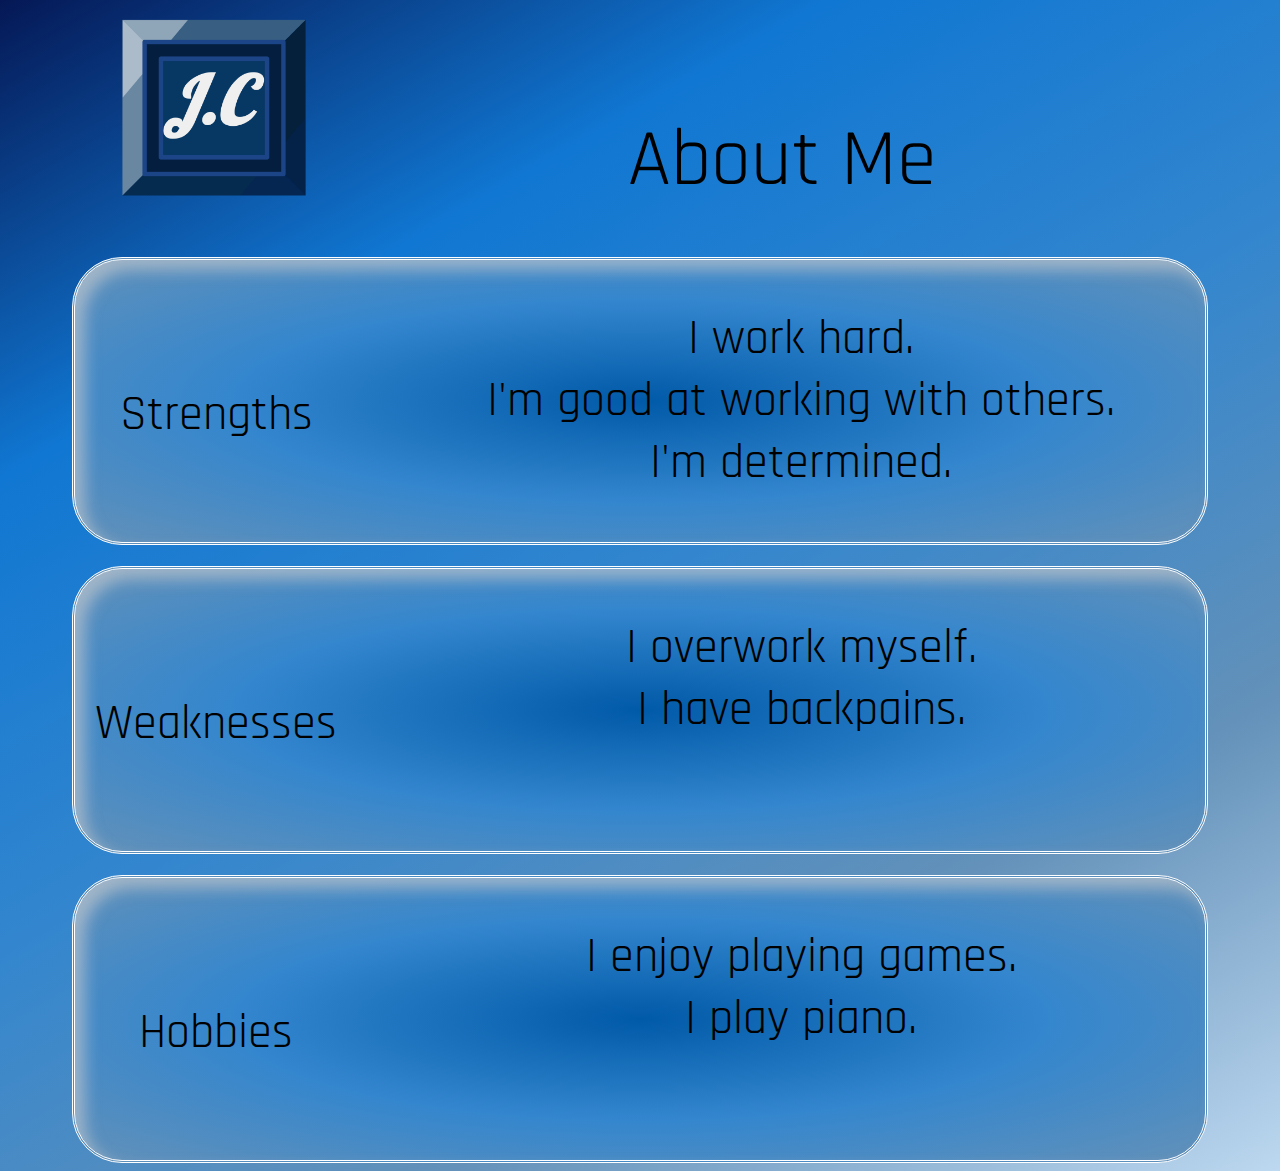
<file: about_me.html>
<!DOCTYPE html>
<html lang="en">
<head>
    <meta charset="UTF-8"/>
    <meta name="viewport" content="width=device-width, initial-scale=1.0"/>
    <meta http-equiv="X-UA-Compatible" content="ie=edge"/>
    <title>Jorge Collazo</title>
    <link href="" rel="stylesheet"/>
    <link href="grids.css" rel="stylesheet"/>
    <link href="style.css" rel="stylesheet"/>
    <link rel="icon" type="image" href="Images/icon.png"/>
    <link href="https://fonts.googleapis.com/css?family=Rajdhani&display=swap" rel="stylesheet">
</head>
<body id="about">
    <div id="main" class="row">
        <div class="col-1-4">
            <a href="index.html"><img id="logo" src="Images/logo.png" alt="Logo" height="200" width=""/></a>
        </div>
        <div class="col-3-4">
            <br>
            About Me
        </div>
    </div>
    <br>
    <div id="strengths" class="row">
        <div class="col-1-4">
            <br>
            <br>
            Strengths
        </div>
        <div class="col-3-4">
            <ul>
                <li>I work hard.</li>
                <li>I'm good at working with others.</li>
                <li>I'm determined.</li>
            </ul>
        </div>
    </div>
    <br>
    <div id="weaknesses" class="row">
        <div class="col-1-4">
            <br>
            <br>
            Weaknesses
        </div>
        <div class="col-3-4">
            <ul>
                <li>I overwork myself.</li>
                <li>I have backpains.</li>
                <li><br></li>
            </ul>
        </div>
    </div>
    <br>
    <div id="hobbies" class="row">
        <div class="col-1-4">
            <br>
            <br>
            Hobbies
        </div>
        <div class="col-3-4">
            <ul>
                <li>I enjoy playing games.</li>
                <li>I play piano.</li>
                <li><br></li>
            </ul>
        </div>
    </div>
</body>
</html>
</file>
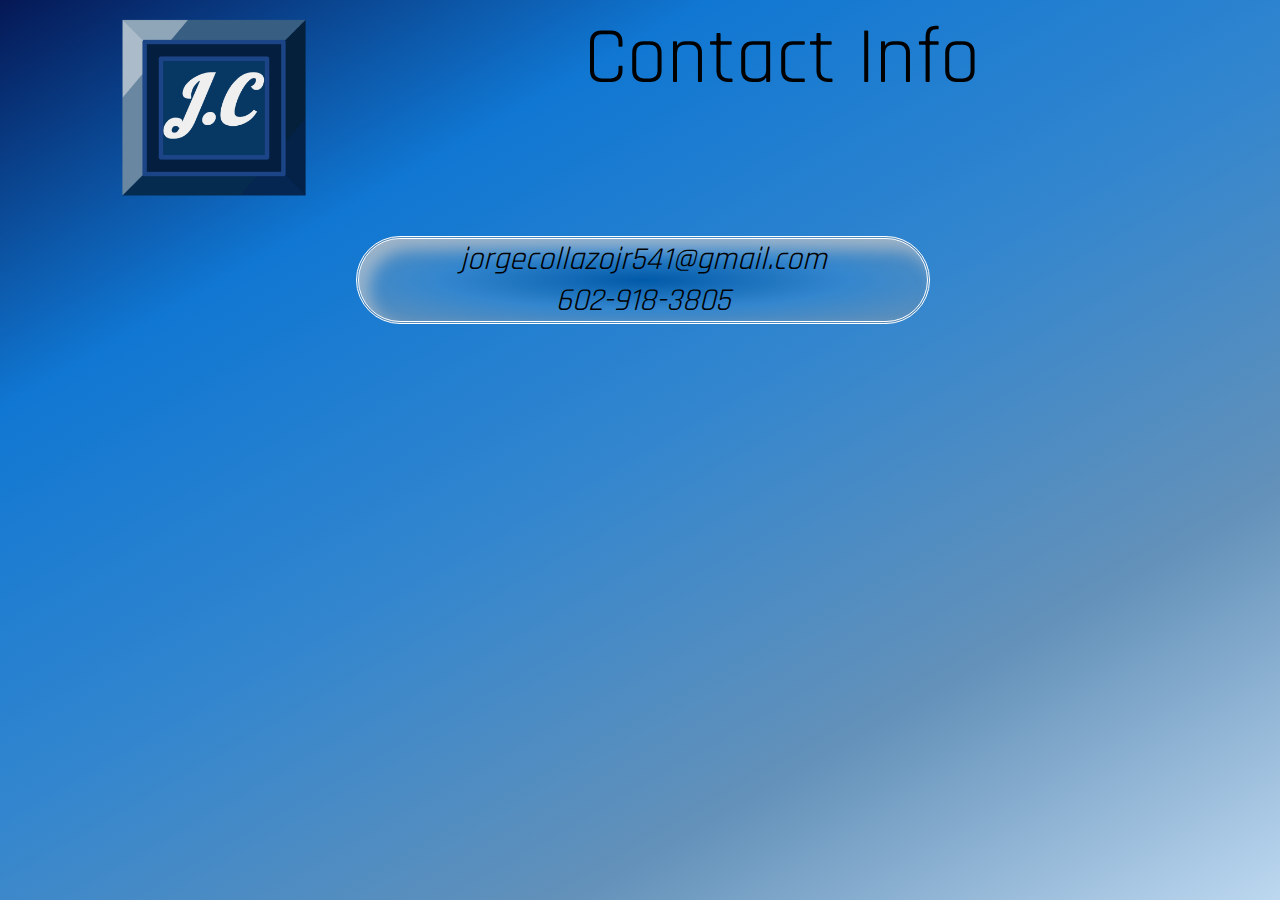
<file: contact_info.html>
<!DOCTYPE html>
<html id="contact" lang="en">
<head>
    <meta charset="UTF-8"/>
    <meta name="viewport" content="width=device-width, initial-scale=1.0"/>
    <meta http-equiv="X-UA-Compatible" content="ie=edge"/>
    <title>Jorge Collazo</title>
    <link href="" rel="stylesheet"/>
    <link href="grids.css" rel="stylesheet"/>
    <link href="style.css" rel="stylesheet"/>
    <link rel="icon" type="image" href="Images/icon.png"/>
    <link href="https://fonts.googleapis.com/css?family=Rajdhani&display=swap" rel="stylesheet">
</head>
<body>
    <div id="main" class="row">
        <div class="col-1-4">
            <a href="index.html"><img id="logo" src="Images/logo.png" alt="Logo" height="200" width=""/></a>
        </div>
        <div class="col-3-4">
            Contact Info
        </div>
    </div>
    <div class="row">
        <div class="col-1-4"><br></div>
        <div id="contacts" class="col-1-2">
            <address>
            <div id="email" class="row"><a href="mailto:jorgecollazojr541@gmail.com">jorgecollazojr541@gmail.com</a></div>
            <div id="phone" class="row">602-918-3805</div>
            </address>
        </div>
        <div class="col-1-4"><br></div>
    </div>
</body>
</html>
</file>
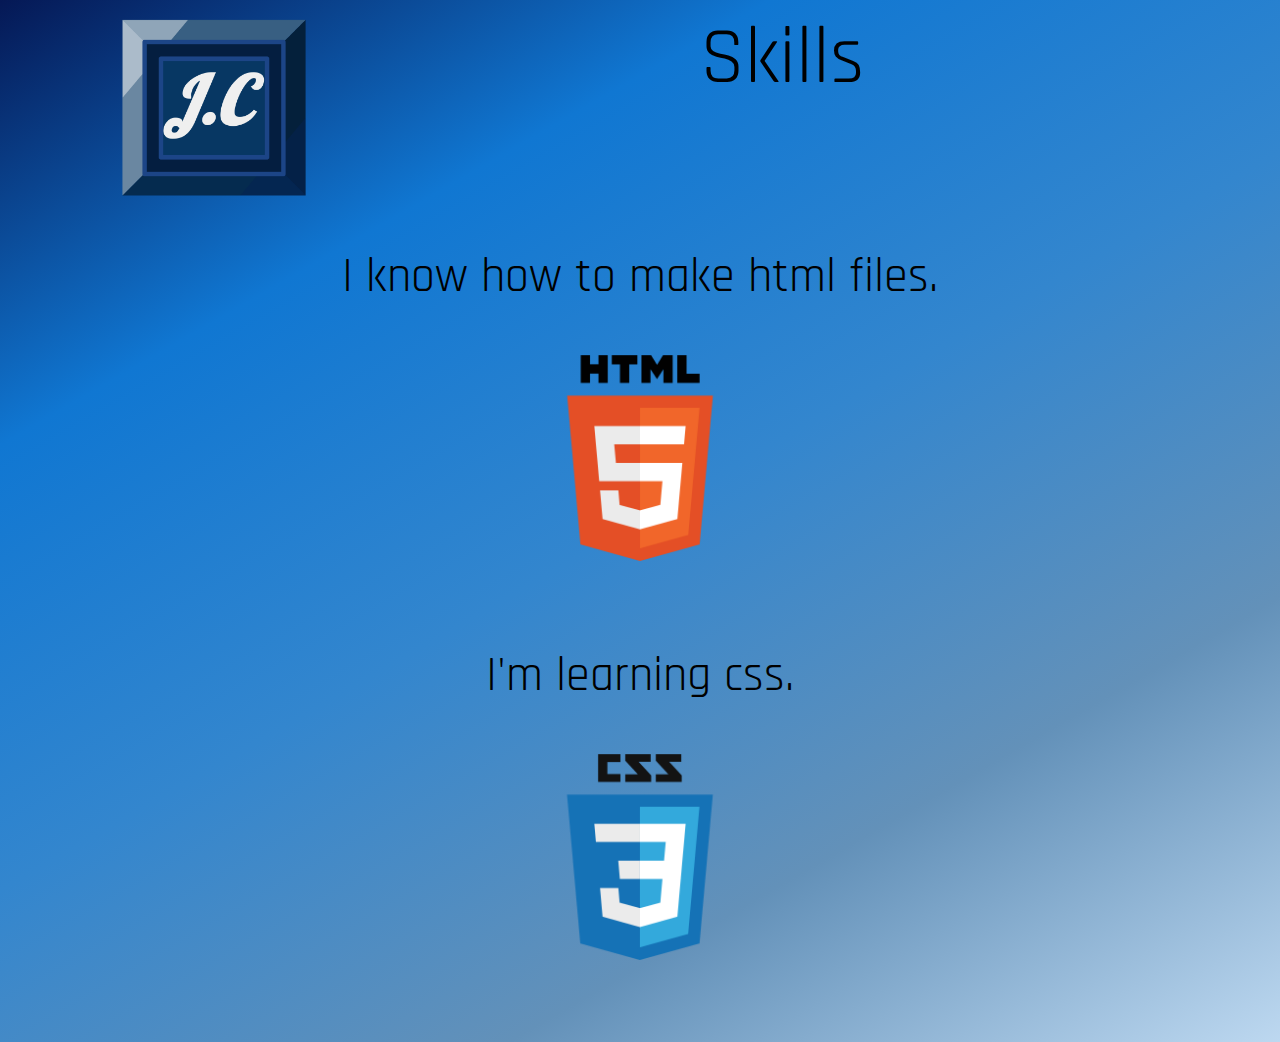
<file: skills.html>
<!DOCTYPE html>
<html lang="en">
<head>
    <meta charset="UTF-8"/>
    <meta name="viewport" content="width=device-width, initial-scale=1.0"/>
    <meta http-equiv="X-UA-Compatible" content="ie=edge"/>
    <title>Jorge Collazo</title>
    <link href="" rel="stylesheet"/>
    <link href="grids.css" rel="stylesheet"/>
    <link href="style.css" rel="stylesheet"/>
    <link rel="icon" type="image" href="Images/icon.png"/>
    <link href="https://fonts.googleapis.com/css?family=Rajdhani&display=swap" rel="stylesheet">
</head>
<body>
    <div id="main" class="row">
        <div class="col-1-4">
            <a href="index.html"><img id="logo" src="Images/logo.png" alt="Logo" height="200" width=""/></a>
        </div>
        <div class="col-3-4">
            Skills
        </div>
    </div>
    <div id="html" class="row">
        I know how to make html files.
        <br>
        <img src="Images/html.png" alt="html" height="300"/>
    </div>
    <div id="css" class="row">
        I'm learning css.
        <br>
        <img src="Images/css.png" alt="css" height="300"/>
    </div>
</body>
</html>
</file>
<file: grids.css>
@charset "utf-8";

div.row{
    clear: both;
 }
 div.row::after{
    clear:both;
    content: "";
    display: table;
 }

 div[class^="col-"]{
    float: left;
 }
 div.col-1-1{width: 100%}
 div.col-1-2{width: 50%}
 div.col-1-3{width: 33%}
 div.col-2-3{width: 67%}
 div.col-1-4{width: 25%}
 div.col-3-4{width: 75%}
 div.col-1-5{width: 20%}
 div.col-2-5{width: 40%}
 div.col-3-5{width: 60%}
 div.col-4-5{width: 80%}
 
 /*div{
   outline-width: 5px;
   outline-style: solid;
   outline-color: white;
   outline: 2px solid white;
 }
</file>
<file: style.css>
/*Overall style*/

html{
    background: linear-gradient(150deg, rgb(5, 24, 85),  
    rgb(16, 119, 210),
    rgb(51, 134, 206),
    rgb(99, 145, 185),
    rgb(189, 216, 240))100% no-repeat;
    padding-left: 5%;
    padding-right: 5%;
    height: auto;
}
body{
    text-align: center;
    font-family: 'Rajdhani', sans-serif;
}
div#main{
    font-size: 5em;
}
/*Home*/

div#home{
    font-size: 4em;
    height: 1000px;
}
div#nav{

}
div#about_me{
    border: double white 3px;
    border-radius: 50px;
    box-shadow: inset 10px 10px 15px rgba(211, 210, 210, 0.568);
    background: radial-gradient(rgb(1, 90, 168),
    rgb(51, 134, 206),
    rgb(99, 145, 185));
    padding: 10px;
    font-size: 2em;
}
div#skills{
    border: double white 3px;
    border-radius: 50px;
    box-shadow: inset 10px 10px 15px rgba(211, 210, 210, 0.568);
    background: radial-gradient(rgb(1, 90, 168),
    rgb(51, 134, 206),
    rgb(99, 145, 185));
    padding: 10px;
    font-size: 2em;
}
div#prework{
    border: double white 3px;
    border-radius: 50px;
    box-shadow: inset 10px 10px 15px rgba(211, 210, 210, 0.568);
    background: radial-gradient(rgb(1, 90, 168),
    rgb(51, 134, 206),
    rgb(99, 145, 185));
    padding: 10px;
    font-size: 2em;
}
div#contact{
    border: double white 3px;
    border-radius: 50px;
    box-shadow: inset 10px 10px 15px rgba(211, 210, 210, 0.568);
    background: radial-gradient(rgb(1, 90, 168),
    rgb(51, 134, 206),
    rgb(99, 145, 185));
    padding: 10px;
    font-size: 2em;
}


/*About Me*/

#strengths, #weaknesses, #hobbies{
    font-size: 3em;
    vertical-align: center;
}

#strengths ul li, #weaknesses ul li, #hobbies ul li{
    list-style-type: none;
}
div#strengths{
    border: double white 3px;
    border-radius: 50px;
    box-shadow: inset 10px 10px 15px rgba(211, 210, 210, 0.568);
    background: radial-gradient(rgb(1, 90, 168),
    rgb(51, 134, 206),
    rgb(99, 145, 185));
}
div#weaknesses{
    border: double white 3px;
    border-radius: 50px;
    box-shadow: inset 10px 10px 15px rgba(211, 210, 210, 0.568);
    background: radial-gradient(rgb(1, 90, 168),
    rgb(51, 134, 206),
    rgb(99, 145, 185));
}
div#hobbies{
    border: double white 3px;
    border-radius: 50px;
    box-shadow: inset 10px 10px 15px rgba(211, 210, 210, 0.568);
    background: radial-gradient(rgb(1, 90, 168),
    rgb(51, 134, 206),
    rgb(99, 145, 185));
}

/*Skills*/

div#html{
    font-size: 3em;
    padding: 10px;
}
div#css{
    font-size: 3em;
    padding: 10px;
}

/*Previous Work*/

img#web{
    border: double white 3px;
    border-radius: 50px;
    box-shadow: inset 10px 10px 15px rgba(211, 210, 210, 0.568);
    background: radial-gradient(rgb(1, 90, 168),
    rgb(51, 134, 206),
    rgb(99, 145, 185));
}
html#prework{
    height: 100%;
}
div#pokepage{
    font-size: 1.3em;
}
div#a_v{
    font-size: 1.3em;
}

/*Contact*/

html#contact{
    height: 100%;
}
div#email a:link, div#email a:visited{
    color: black
}
div#email a:hover, div#email a:active{
    color: white;
}
div#email a{
    text-decoration: none;
}
div#contacts{
    font-size: 2em;
    border: double white 3px;
    border-radius: 50px;
    box-shadow: inset 10px 10px 15px rgba(211, 210, 210, 0.568);
    background: radial-gradient(rgb(1, 90, 168),
    rgb(51, 134, 206),
    rgb(99, 145, 185));
}
#none{
    white-space: no-wrap;
}
</file>
